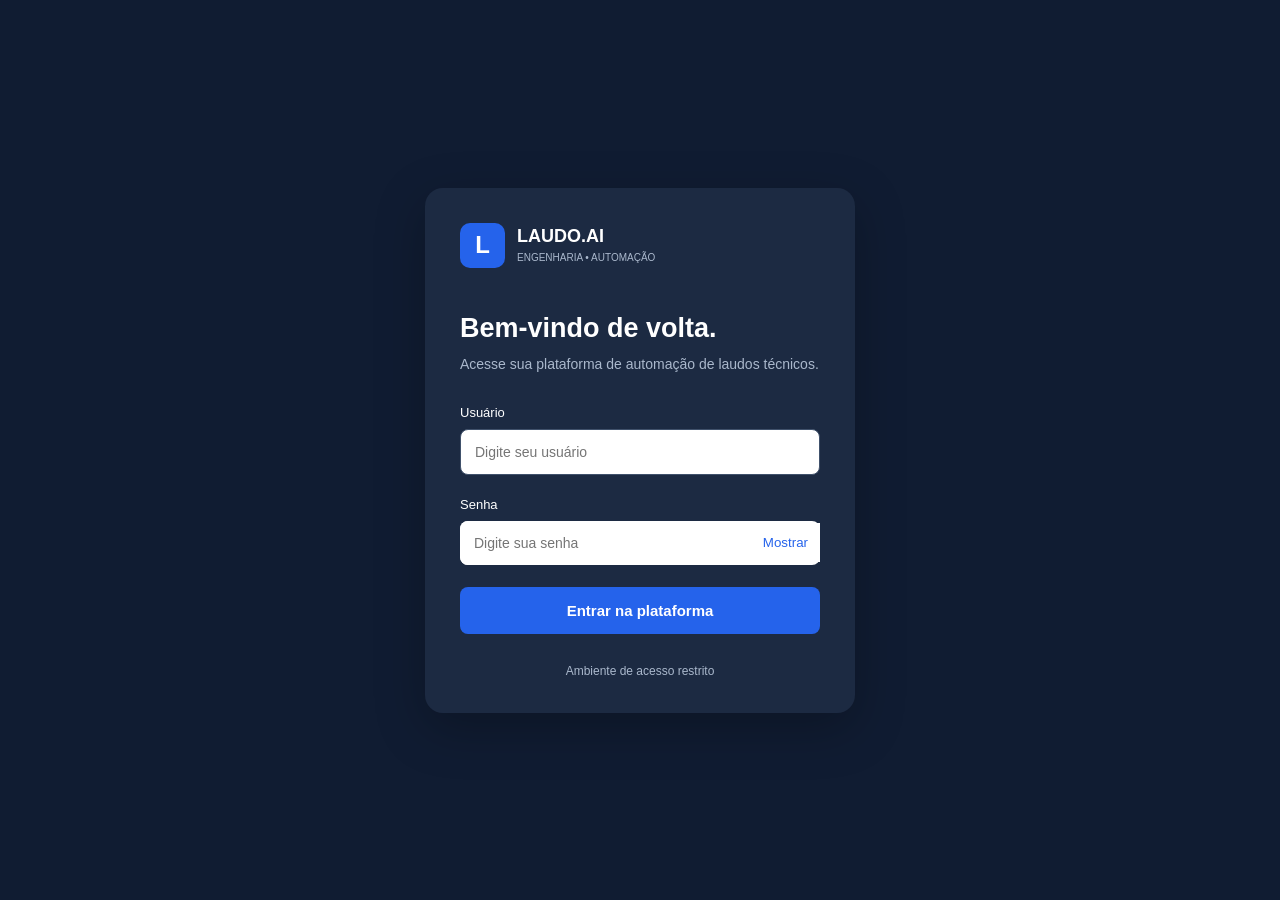
<file: Index.html>
<!DOCTYPE html>
<html lang="pt-BR">
<head>
    <meta charset="UTF-8">
    <meta name="viewport" content="width=device-width, initial-scale=1.0">
    <title>Laudo.AI | Login</title>
    <link rel="stylesheet" href="style.css">
</head>
<body>

    <main class="login-container">

        <section class="login-card">

            <div class="brand">
                <div class="brand-icon">L</div>
                <div>
                    <h2>LAUDO.AI</h2>
                    <span>ENGENHARIA • AUTOMAÇÃO</span>
                </div>
            </div>

            <div class="welcome">
                <h1>Bem-vindo de volta.</h1>
                <p>Acesse sua plataforma de automação de laudos técnicos.</p>
            </div>

            <form id="loginForm">

                <div class="form-group">
                    <label for="username">Usuário</label>
                    <input
                        type="text"
                        id="username"
                        placeholder="Digite seu usuário"
                        autocomplete="username"
                        required
                    >
                </div>

                <div class="form-group">
                    <label for="password">Senha</label>

                    <div class="password-container">
                        <input
                            type="password"
                            id="password"
                            placeholder="Digite sua senha"
                            autocomplete="current-password"
                            required
                        >

                        <button
                            type="button"
                            id="togglePassword"
                        >
                            Mostrar
                        </button>
                    </div>
                </div>

                <button type="submit" class="login-button">
                    Entrar na plataforma
                </button>

                <p id="message"></p>

            </form>

            <footer>
                Ambiente de acesso restrito
            </footer>

        </section>

    </main>

    <script src="script.js"></script>
</body>
</html>
</file>
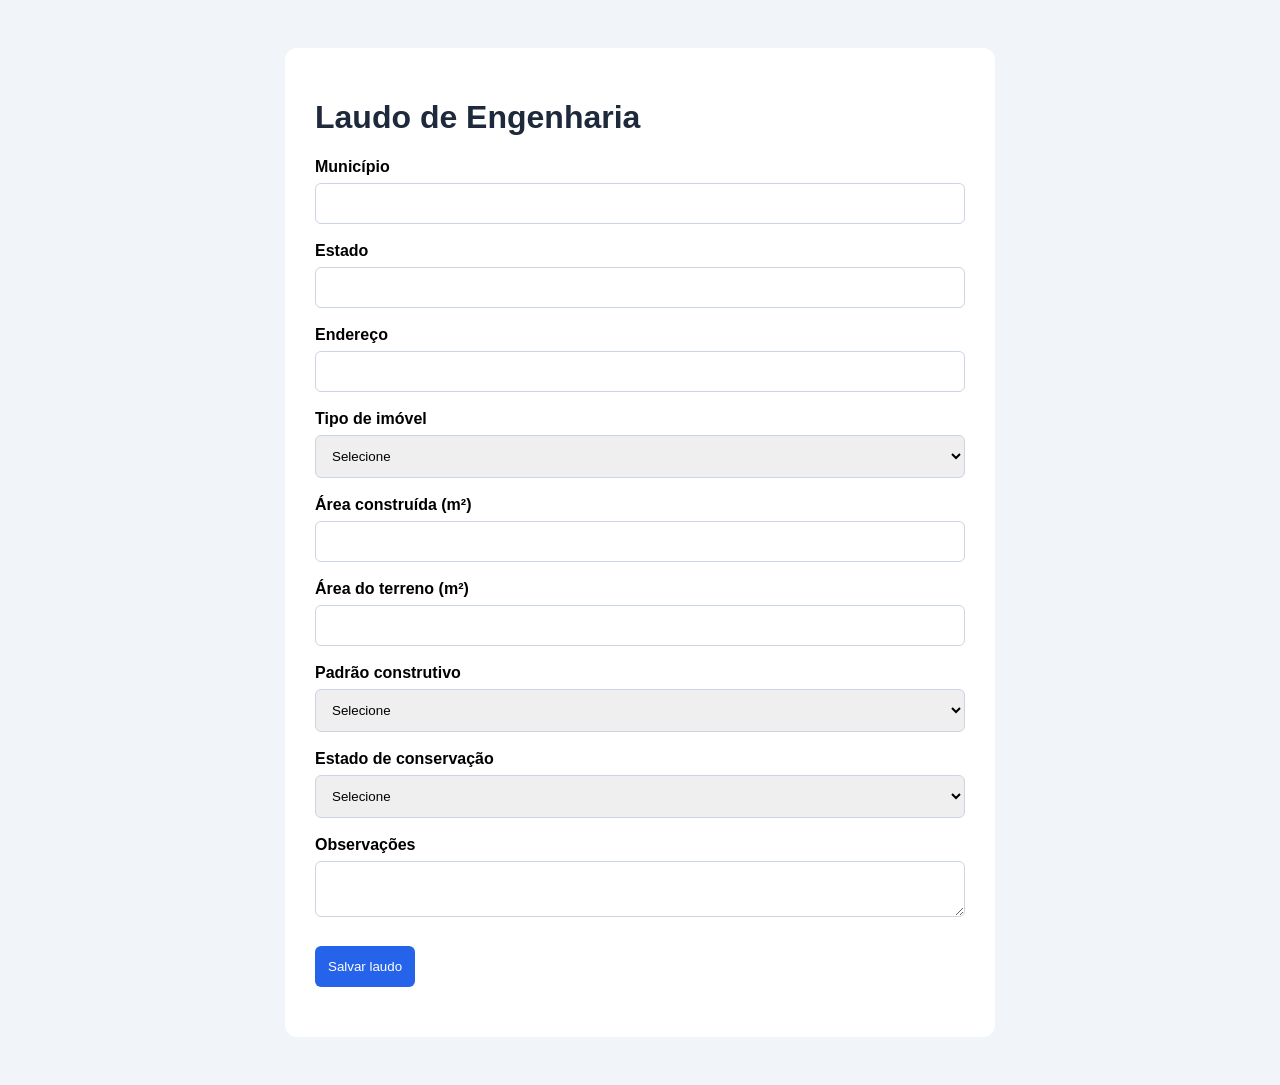
<file: formulario-teste.html>
<!DOCTYPE html>
<html lang="pt-BR">
<head>
    <meta charset="UTF-8">
    <meta name="viewport" content="width=device-width, initial-scale=1.0">
    <title>Formulário de Laudo</title>
    <style>
        body { font-family: Arial, sans-serif; background: #f1f5f9; padding: 40px; }
        .container { max-width: 650px; margin: auto; background: white; padding: 30px; border-radius: 12px; }
        h1 { color: #1e293b; }
        label { display: block; margin-top: 18px; font-weight: bold; }
        input, select, textarea {
            width: 100%; padding: 12px; margin-top: 7px; box-sizing: border-box;
            border: 1px solid #cbd5e1; border-radius: 6px;
        }
        button {
            margin-top: 25px; padding: 13px; background: #2563eb;
            color: white; border: none; border-radius: 6px; cursor: pointer;
        }
        #resultado { margin-top: 20px; color: green; }
    </style>
</head>
<body>
<div class="container">
    <h1>Laudo de Engenharia</h1>
    <form id="laudoForm">
        <label>Município</label>
        <input name="municipio" type="text">
        <label>Estado</label>
        <input name="estado" type="text">
        <label>Endereço</label>
        <input name="endereco" type="text">
        <label>Tipo de imóvel</label>
        <select name="tipo_imovel">
            <option value="">Selecione</option>
            <option value="Residencial">Residencial</option>
            <option value="Comercial">Comercial</option>
        </select>
        <label>Área construída (m²)</label>
        <input name="area_construida" type="number" step="0.01">
        <label>Área do terreno (m²)</label>
        <input name="area_terreno" type="number" step="0.01">
        <label>Padrão construtivo</label>
        <select name="padrao_construtivo">
            <option value="">Selecione</option>
            <option value="Baixo">Baixo</option>
            <option value="Médio">Médio</option>
            <option value="Alto">Alto</option>
        </select>
        <label>Estado de conservação</label>
        <select name="estado_conservacao">
            <option value="">Selecione</option>
            <option value="Ruim">Ruim</option>
            <option value="Regular">Regular</option>
            <option value="Bom">Bom</option>
            <option value="Excelente">Excelente</option>
        </select>
        <label>Observações</label>
        <textarea name="observacoes"></textarea>
        <button type="submit">Salvar laudo</button>
    </form>
    <p id="resultado"></p>
    <script>
        document.getElementById("laudoForm").addEventListener("submit", function(event) {
            event.preventDefault();
            document.getElementById("resultado").textContent =
                "Formulário enviado para validação!";
        });
    </script>
</div>
</body>
</html>
</file>
<file: style.css>
* {
    margin: 0;
    padding: 0;
    box-sizing: border-box;
}

body {
    font-family: Arial, sans-serif;
    background: #101c32;
    color: #ffffff;
    min-height: 100vh;
}

.login-container {
    min-height: 100vh;
    display: flex;
    justify-content: center;
    align-items: center;
    padding: 20px;
}

.login-card {
    width: 100%;
    max-width: 430px;
    background: #1c2a42;
    padding: 35px;
    border-radius: 18px;
    box-shadow: 0 15px 50px rgba(0,0,0,0.25);
}

.brand {
    display: flex;
    align-items: center;
    gap: 12px;
    margin-bottom: 45px;
}

.brand-icon {
    background: #2563eb;
    width: 45px;
    height: 45px;
    display: flex;
    justify-content: center;
    align-items: center;
    border-radius: 10px;
    font-size: 24px;
    font-weight: bold;
}

.brand h2 {
    font-size: 18px;
}

.brand span {
    font-size: 10px;
    color: #aab8cc;
}

.welcome {
    margin-bottom: 30px;
}

.welcome h1 {
    font-size: 27px;
    margin-bottom: 10px;
}

.welcome p {
    color: #aab8cc;
    font-size: 14px;
    line-height: 1.5;
}

.form-group {
    margin-bottom: 22px;
}

.form-group label {
    display: block;
    font-size: 13px;
    margin-bottom: 9px;
}

input {
    width: 100%;
    padding: 14px;
    border: 1px solid #40516b;
    border-radius: 8px;
    outline: none;
    font-size: 14px;
}

input:focus {
    border-color: #3b82f6;
    box-shadow: 0 0 0 3px rgba(59,130,246,0.15);
}

.password-container {
    display: flex;
    background: white;
    border-radius: 8px;
    align-items: center;
}

.password-container input {
    border: none;
}

.password-container button {
    border: none;
    background: white;
    color: #2563eb;
    padding: 12px;
    cursor: pointer;
}

.login-button {
    width: 100%;
    padding: 15px;
    background: #2563eb;
    border: none;
    border-radius: 8px;
    color: white;
    font-size: 15px;
    font-weight: bold;
    cursor: pointer;
    transition: 0.2s;
}

.login-button:hover {
    background: #1d4ed8;
}

#message {
    margin-top: 15px;
    font-size: 13px;
    text-align: center;
}

footer {
    margin-top: 30px;
    color: #aab8cc;
    font-size: 12px;
    text-align: center;
}

@media (max-width: 480px) {
    .login-card {
        padding: 25px;
    }

    .welcome h1 {
        font-size: 23px;
    }
}
</file>
